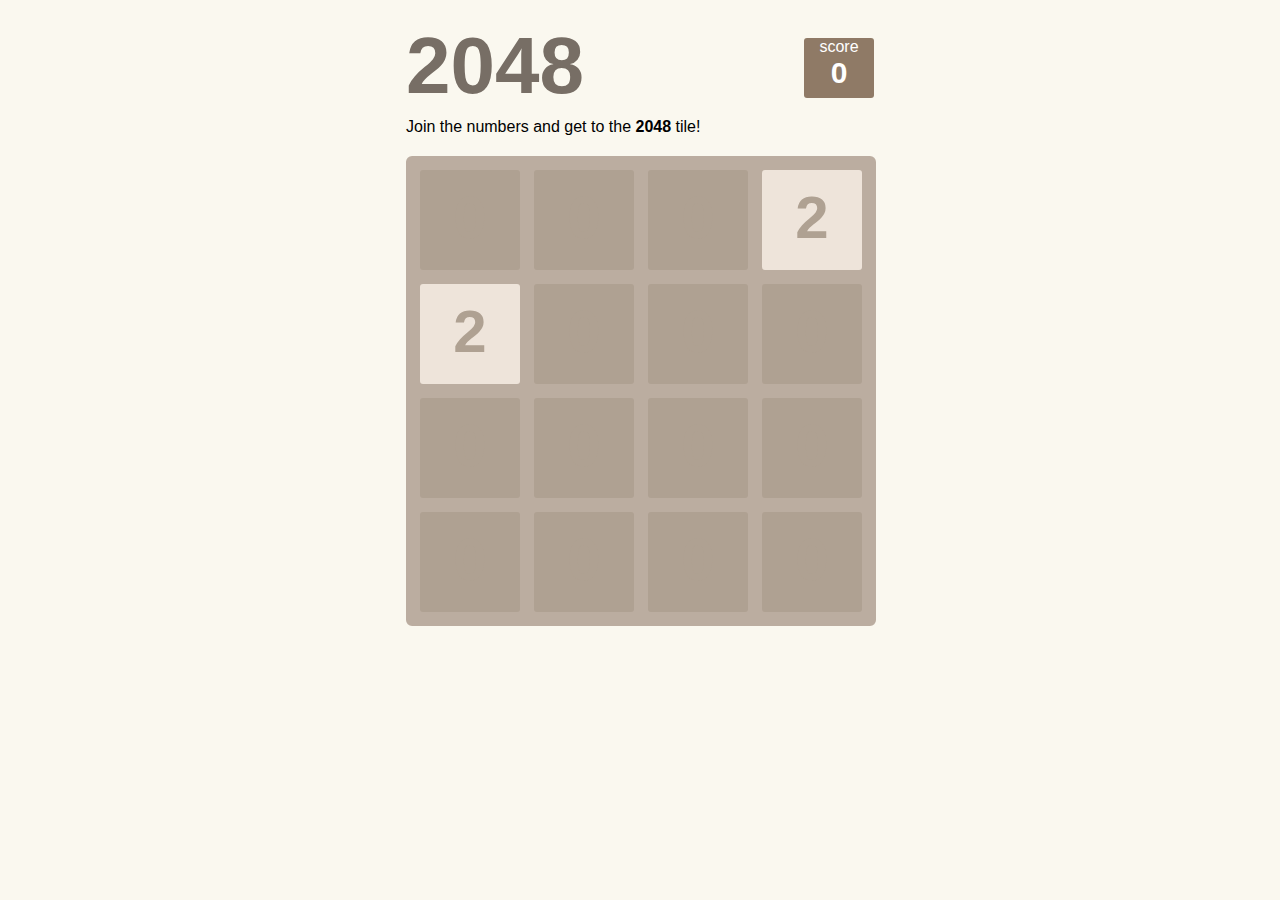
<file: game/2048/index.html>
<!DOCTYPE html>
<html lang="en">
<head>
    <meta charset="UTF-8">
    <title>2048</title>
    <link rel="stylesheet" href="style.css"/>
    <script src="app.js"></script>
</head>
<body>

<div class="container">
    <div class="info">
        <h1>2048</h1>
        <div class="score-container">
            <p class="score-title">score</p>
            <h2 id="score">0</h2>
        </div>
    </div>
    <p id="result">Join the numbers and get to the <b>2048</b> tile!</p>
    <div class="grid"></div>
</div>

</body>
</html>
</file>
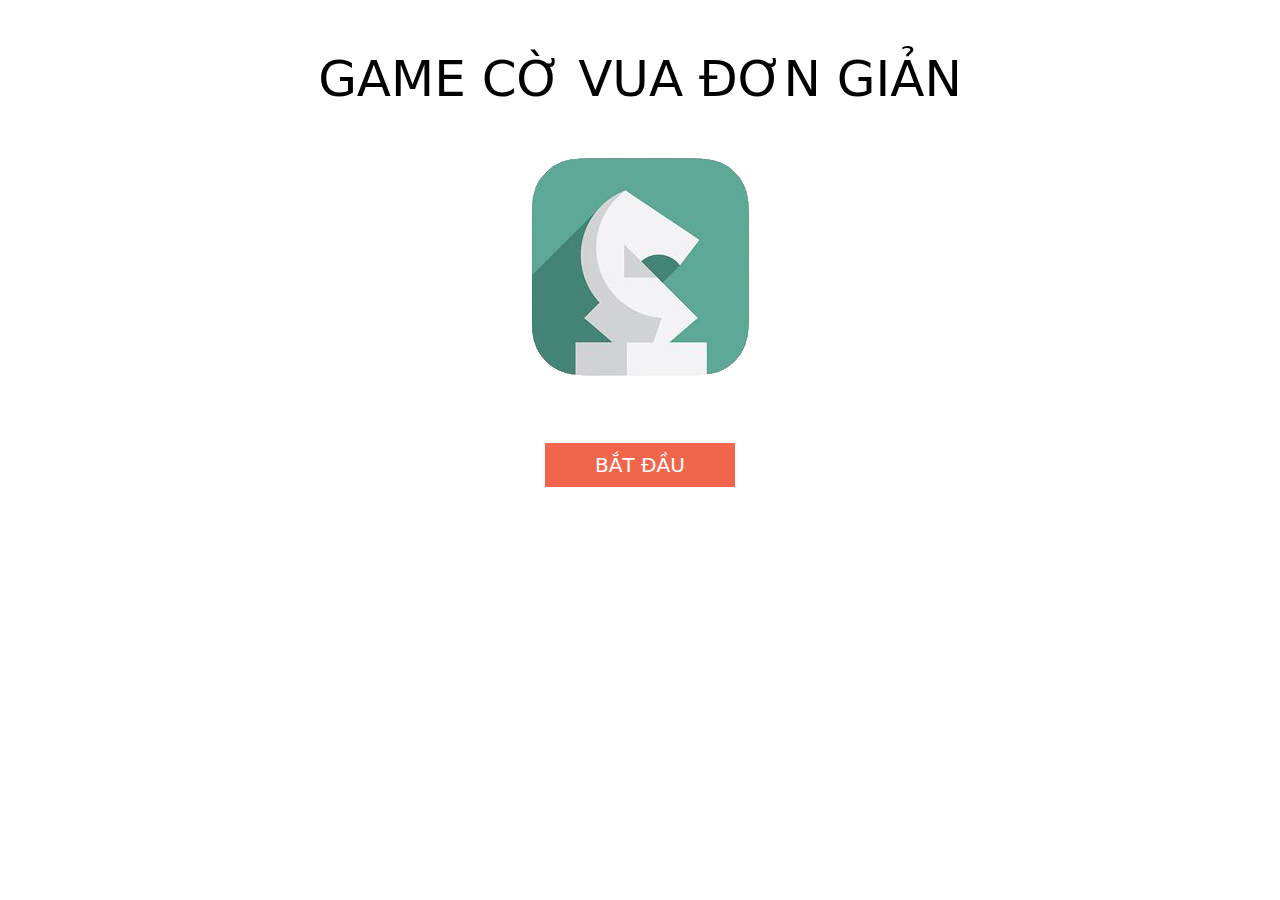
<file: game/cờ vua 2 người/index.html>
<!doctype html>
<html>
<head>
<meta http-equiv="Content-Type" content="text/html; charset=utf-8" />
<title>GAME CỜ VUA</title>
</head>
<style>
	p{
		text-align:center;
		font-family:Segoe, "Segoe UI", "DejaVu Sans", "Trebuchet MS", Verdana, sans-serif;
		font-weight:lighter;
		font-size:50px;
	}
	img{
		margin:auto;
	}

	div{
		text-align:center;
	}
	
	.btn{
		margin-top: 5%;
		background-color: #F1654C;
		border:none;
		padding-top: 10px;
		padding-bottom: 10px;
		padding-right: 50px;
		padding-left: 50px;
		font-family:Segoe, "Segoe UI", "DejaVu Sans", "Trebuchet MS", Verdana, sans-serif;
		font-weight:lighter;
		font-size:20px;
		color:#FFFFFF;
		text-align:center;
		display:inline-block;
	}
	
	.btn:hover{
		background-color: #16A085;
	}
	#Design{
		float:right;
		font-family:Segoe, "Segoe UI", "DejaVu Sans", "Trebuchet MS", Verdana, sans-serif;
		font-weight:lighter;
		font-size:30px;
		margin-top:4.5%;
		padding-right: 20px;
	}
	
</style>
<script>
	function Go(){
		window.location.href = "Run.html";
	}
</script>
<body>
    <div>
    	<p>GAME CỜ VUA ĐƠN GIẢN </p>
    	<img src="Icon/Icon_.png" width="217" height="218" alt=""/>
    <div>
    	<input class="btn" type="button" value="BẮT ĐẦU" onClick="Go()"/>
        <br>
    </div>
    </div>
</body>
</html>
</file>
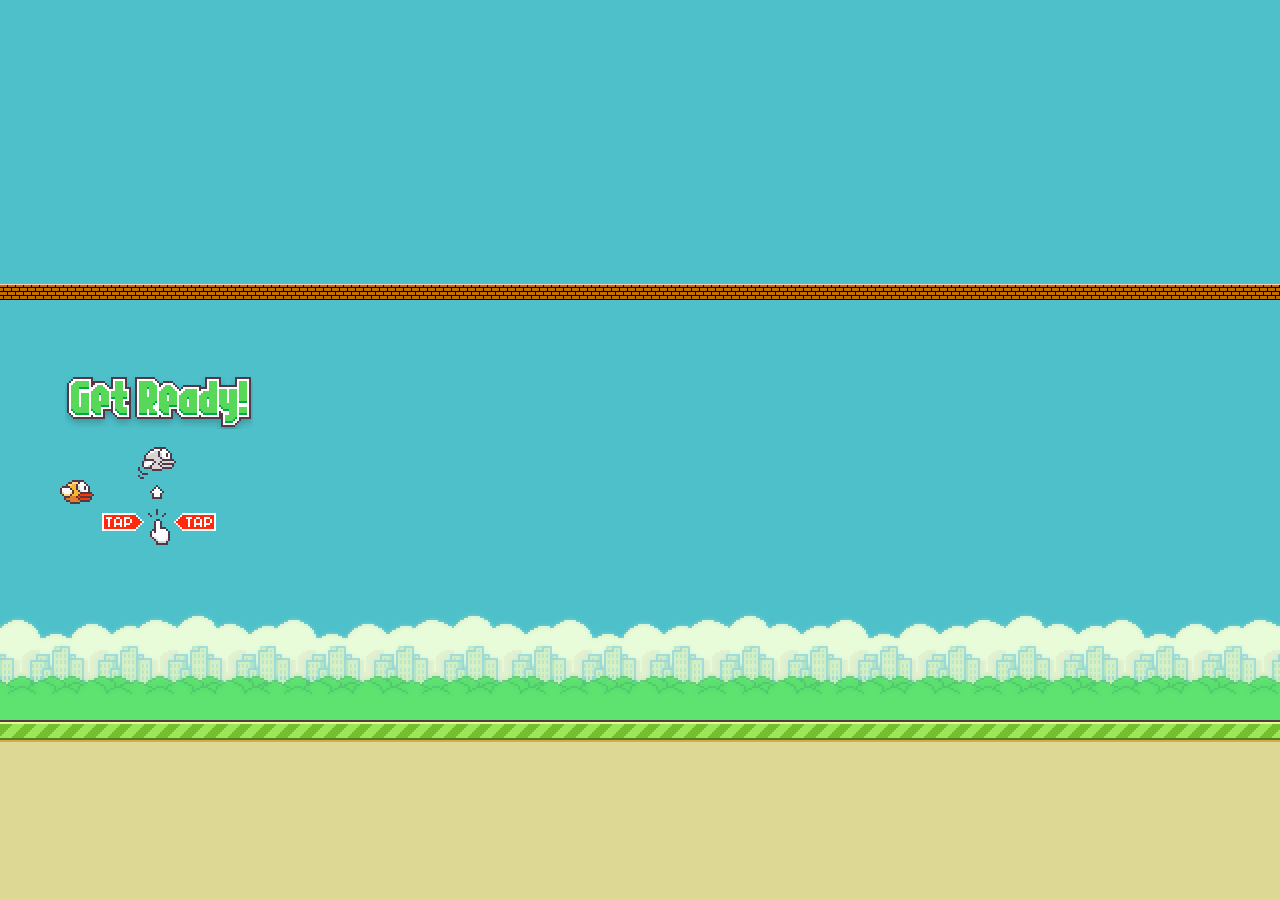
<file: game/flopy bird/index.html>
<!DOCTYPE html>
<html lang="en">
   <head>
      <title>Floppy Bird</title>
      <meta http-equiv="content-type" content="text/html; charset=utf-8" />
      <meta name="author" content="Nebez Briefkani" />
      <meta name="description" content="play floppy bird. a remake of popular game flappy bird built in html/css/js" />
      <meta name="keywords" content="flappybird,flappy,bird,floppybird,floppy,html,html5,css,css3,js,javascript,jquery,github,nebez,briefkani,nebezb,open,source,opensource" />
      <meta name="viewport" content="width=device-width, initial-scale=1.0, maximum-scale=1.0, user-scalable=0" />

      <!-- Open Graph tags -->
      <meta property="og:title" content="Floppy Bird" />
      <meta property="og:description" content="play floppy bird. a remake of popular game flappy bird built in html/css/js" />
      <meta property="og:type" content="website" />
      <meta property="og:image" content="https://nebezb.com/floppybird/assets/thumb.png" />
      <meta property="og:url" content="https://nebezb.com/floppybird/" />
      <meta property="og:site_name" content="Floppy Bird" />

      <!-- Style sheets -->
      <link href="css/reset.css" rel="stylesheet">
      <link href="css/main.css" rel="stylesheet">
   </head>
   <body>
      <div id="gamecontainer">
         <div id="gamescreen">
            <div id="sky" class="animated">
               <div id="flyarea">
                  <div id="ceiling" class="animated"></div>
                  <!-- This is the flying and pipe area container -->
                  <div id="player" class="bird animated"></div>

                  <div id="bigscore"></div>

                  <div id="splash"></div>

                  <div id="scoreboard">
                     <div id="medal"></div>
                     <div id="currentscore"></div>
                     <div id="highscore"></div>
                     <div id="replay"><img src="assets/replay.png" alt="replay"></div>
                  </div>

                  <!-- Pipes go here! -->
               </div>
            </div>
            <div id="land" class="animated"><div id="debug"></div></div>
         </div>
      </div>
      <div class="boundingbox" id="playerbox"></div>
      <div class="boundingbox" id="pipebox"></div>

      <script src="js/jquery.min.js"></script>
      <script src="js/jquery.transit.min.js"></script>
      <script src="js/buzz.min.js"></script>
      <script src="js/main.js"></script>

      <script>
      function inIframe() {
          try {
              return window.self !== window.top;
          } catch (e) {
              return true;
          }
      }
      if (!inIframe() && window.location.hostname == 'nebezb.com') {
         window.ga=window.ga||function(){(ga.q=ga.q||[]).push(arguments)};ga.l=+new Date;
         ga('create', 'UA-48047334-1', 'auto');
         ga('send', 'pageview');
      }
      </script>
      <script async src='https://www.google-analytics.com/analytics.js'></script>
   </body>
</html>
</file>
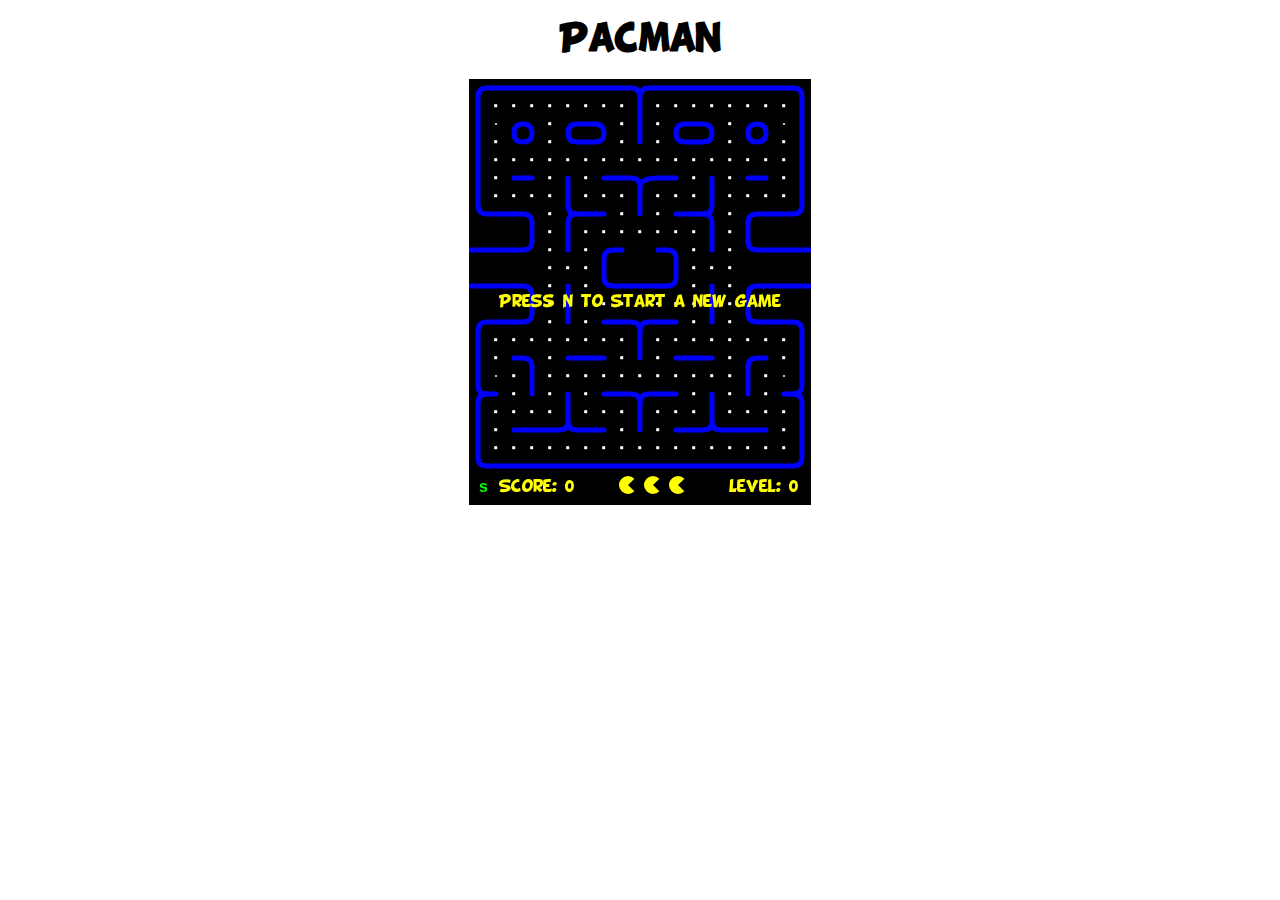
<file: game/pacman/index.html>
<!DOCTYPE html>
<html>
  <head>
    <meta charset="utf-8" />
    <title>HTML5 Pacman</title>
    
    <style type="text/css">
      @font-face {
	    font-family: 'BDCartoonShoutRegular';
        src: url('BD_Cartoon_Shout-webfont.ttf') format('truetype');
	    font-weight: normal;
	    font-style: normal;
      }
      #pacman {
        height:450px;
        width:342px;
        margin:20px auto;
      }
      #shim { 
        font-family: BDCartoonShoutRegular; 
        position:absolute;
        visibility:hidden
      }
      h1 { font-family: BDCartoonShoutRegular; text-align:center; }
      body { width:342px; margin:0px auto; font-family:sans-serif; }
      a { text-decoration:none; }
    </style>

</head>

<body>
  
  <div id="shim">shim for font face</div>

  <h1>Pacman</h1>
  <div id="pacman"></div>
  <script src="pacman.js"></script>
  <script src="modernizr-1.5.min.js"></script>

  <script>

    var el = document.getElementById("pacman");

    if (Modernizr.canvas && Modernizr.localstorage && 
        Modernizr.audio && (Modernizr.audio.ogg || Modernizr.audio.mp3)) {
      window.setTimeout(function () { PACMAN.init(el, "./"); }, 0);
    } else { 
      el.innerHTML = "Sorry, needs a decent browser<br /><small>" + 
        "(firefox 3.6+, Chrome 4+, Opera 10+ and Safari 4+)</small>";
    }
  </script>

</body>
</html>
</file>
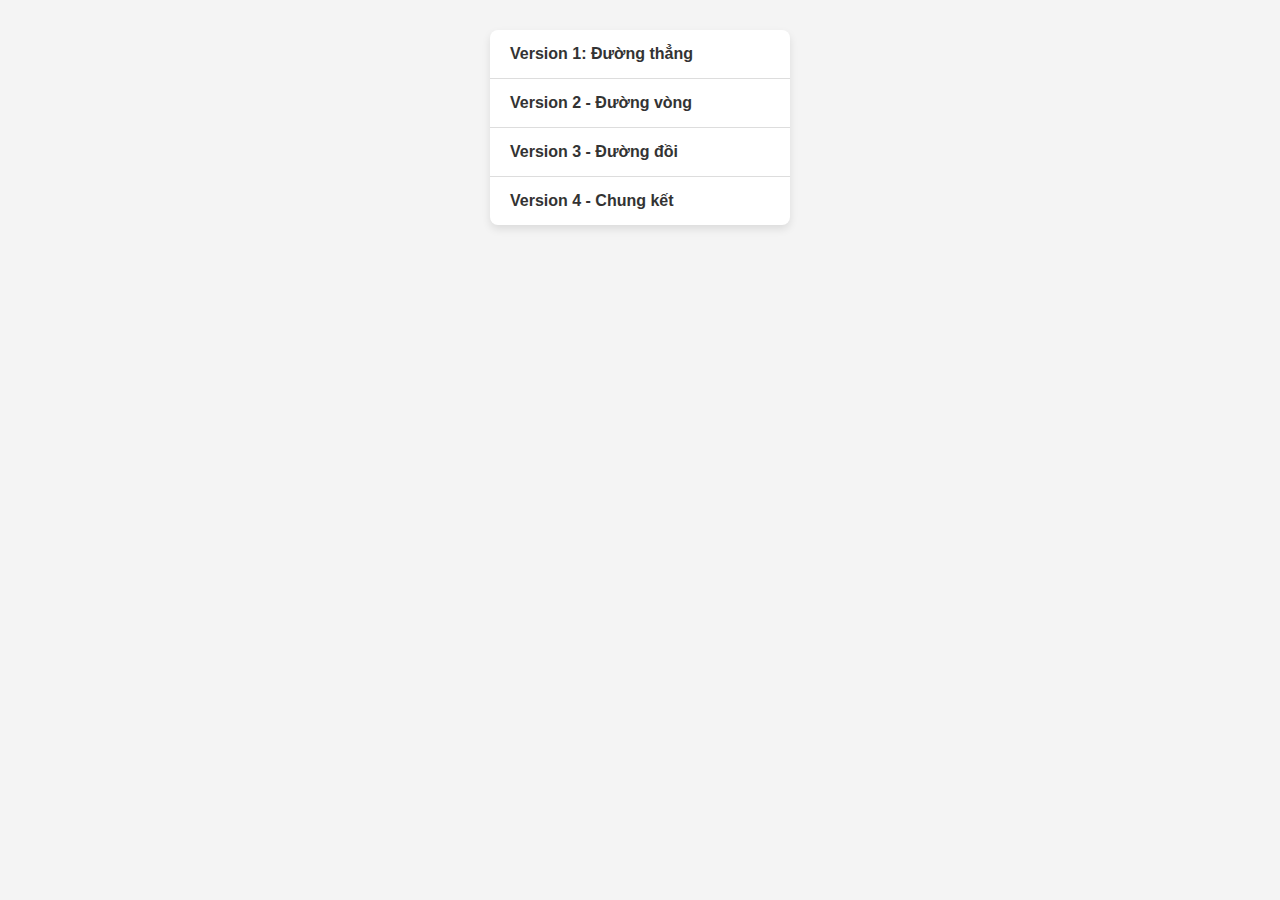
<file: game/đua xe/index.html>
<!DOCTYPE html> 
<html>
<head>
  <title>Javascript Racer</title>
  <meta http-equiv="Content-Type" content="text/html; charset=utf-8"/>
  <style>
    body {
      font-family: Arial, sans-serif;
      background: #f4f4f4;
      margin: 30px;
    }
    ul {
      list-style: none;
      padding: 0;
      max-width: 300px;
      margin: 0 auto;
      background: #fff;
      border-radius: 8px;
      box-shadow: 0 4px 8px rgba(0,0,0,0.1);
    }
    ul li {
      border-bottom: 1px solid #ddd;
    }
    ul li:last-child {
      border-bottom: none;
    }
    ul li a {
      display: block;
      padding: 15px 20px;
      color: #333;
      text-decoration: none;
      font-weight: 600;
      transition: background-color 0.3s, color 0.3s;
    }
    ul li a:hover {
      background-color: #007BFF;
      color: white;
    }
  </style>
</head> 

<body> 

  <ul>
    <li><a href='v1.straight.html'>Version 1: Đường thẳng</a></li>
    <li><a href='v2.curves.html'>Version 2 - Đường vòng</a></li>
    <li><a href='v3.hills.html'>Version 3 - Đường đồi</a></li>
    <li><a href='v4.final.html'>Version 4 - Chung kết</a></li>
  </ul>

</body> 
</html>
</file>
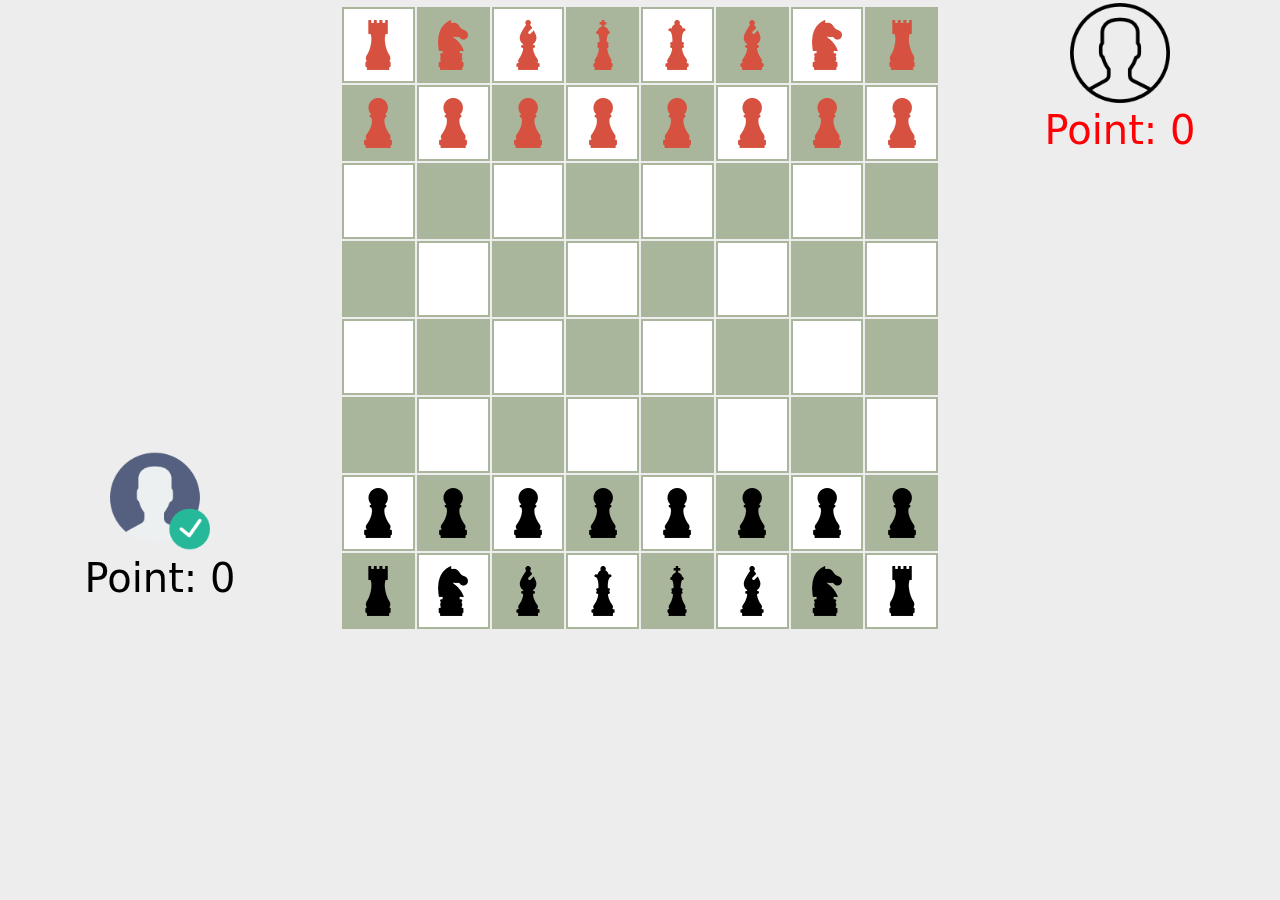
<file: game/cờ vua 2 người/Run.html>
<!DOCTYPE html PUBLIC "-//W3C//DTD XHTML 1.0 Transitional//EN" "http://www.w3.org/TR/xhtml1/DTD/xhtml1-transitional.dtd">
<html xmlns="http://www.w3.org/1999/xhtml">
<head>
<meta http-equiv="Content-Type" content="text/html; charset=utf-8" />
<title>GAME CỜ VUA</title>
</head>
<link rel="icon" href="Icon/icon.png"/>
<link rel="stylesheet" type="text/css" href="CSS/style.css"/>
<script type="text/javascript" src="JS/Sources.js"></script>
<script type="text/javascript" src="JS/KhoiTao.js"></script>
<script type="text/javascript" src="JS/Function.js"></script>
<script type="text/javascript" src="JS/XacDinhDuongDi/Tot.js"></script>
<script type="text/javascript" src="JS/XacDinhDuongDi/Vua.js"></script>
<script type="text/javascript" src="JS/XacDinhDuongDi/Xe.js"></script>
<script type="text/javascript" src="JS/XacDinhDuongDi/Tuong.js"></script>
<script type="text/javascript" src="JS/XacDinhDuongDi/Ma.js"></script>
<script type="text/javascript" src="JS/XacDinhDuongDi/Hau.js"></script>

<script>
	var isClick = false, isQuanDo = false;
	var Location = "00";
	var PointDo = 0, PointDen = 0;
	
	function KhoiTao(){
		VeBanCoTrangDen();
		DatCo();
		document.getElementById("PointCoDo").innerHTML = "Point: 0" ;
		document.getElementById("PointCoDen").innerHTML = "Point: 0";
		PointDo = 0;
		PointDen = 0;
		isClick = false;
		isQuanDo = false;
	}

	// Cờ đỏ đi trước
	function Click(id){
		var X = id.charAt(0);
		var Y = id.charAt(1);
		isClick = !isClick;
		if(isClick){
			if(isCoDo(X, Y) != isQuanDo){
			isClick = !isClick;
			return;
			}	
		}
		if(isClick){
			var Name = GetName(id);
			Name = Name.substring(0, Name.indexOf('_'));
			Location = id;
			
			// Kiểm tra này là quân cờ nào để xác định đường đi
			switch(Name){
				case 'Xe':
					Xe(id);
				break;
				
				case 'Ma':
					Ma(id);
				break;
				
				case 'Tuong':
					Tuong(id);
				break;
				
				case 'Hau':
					Hau(id);
				break;
				
				case 'Vua':
					Vua(id);
				break;
				
				case 'Tot':
					Tot(id);
				break;
				
				default:
				
					// Không click vào ổ chức quân cờ nào
					isClick = !isClick;
				break;
			}
		 }else{
			 var Name = GetName(id);
			 Name = Name.substring(0, Name.indexOf('_'));
			 
			 if(DiChuyen(Location, id)){
				 if(isQuanDo){
					 PointDo += GetDiem(Name);
					 if(isChieuVua(Name) || PointDo == 880){
					 	alert("QUÂN ĐỎ ĐÃ CHIẾN THẮNG");
						KhoiTao();
					 }
					 document.getElementById("PointCoDo").innerHTML = "Point: " + PointDo;
				 }else{
					 PointDen += GetDiem(Name);
					 if(isChieuVua(Name) || PointDen == 880){
					 	alert("QUÂN ĐEN ĐÃ CHIẾN THẮNG");
						KhoiTao();
					 }
					 document.getElementById("PointCoDen").innerHTML = "Point: " + PointDen;
				 }
				isQuanDo = !isQuanDo; 
				LuotDi();
			 }
			 VeBanCoTrangDen();
		 }
	}
</script>

<body onload="KhoiTao()">

<div id="divMain">
	<div id="divNguoiChoiCoDen">
      <table id="tblNguoiCoDen">
        <tr>
          <td><img id="iCoDen" src="User/User_Enb.png"  alt=""/></td>
         </tr>
         <tr>
          <td id="PointCoDen">Point: 0</td>
        </tr>
    	</table>
    </div>

	<div id="divBanCo">
        <table id="BanCo">
            <tr>
                <td id="11" onclick="Click(this.id)"><img id="i11"/></td>
                <td id="12" onclick="Click(this.id)"><img id="i12"/></td>
                <td id="13" onclick="Click(this.id)"><img id="i13"/></td>
                <td id="14" onclick="Click(this.id)"><img id="i14"/></td>
                <td id="15" onclick="Click(this.id)"><img id="i15"/></td>
                <td id="16" onclick="Click(this.id)"><img id="i16"/></td>
                <td id="17" onclick="Click(this.id)"><img id="i17"/></td>
                <td id="18" onclick="Click(this.id)"><img id="i18"/></td>
              </tr>
              <tr>
                <td id="21" onclick="Click(this.id)"><img id="i21"/></td>
                <td id="22" onclick="Click(this.id)"><img id="i22"/></td>
                <td id="23" onclick="Click(this.id)"><img id="i23"/></td>
                <td id="24" onclick="Click(this.id)"><img id="i24"/></td>
                <td id="25" onclick="Click(this.id)"><img id="i25"/></td>
                <td id="26" onclick="Click(this.id)"><img id="i26"/></td>
                <td id="27" onclick="Click(this.id)"><img id="i27"/></td>
                <td id="28" onclick="Click(this.id)"><img id="i28"/></td>
              </tr>
              <tr>
                <td id="31" onclick="Click(this.id)"><img id="i31"/></td>
                <td id="32" onclick="Click(this.id)"><img id="i32"/></td>
                <td id="33" onclick="Click(this.id)"><img id="i33"/></td>
                <td id="34" onclick="Click(this.id)"><img id="i34"/></td>
                <td id="35" onclick="Click(this.id)"><img id="i35"/></td>
                <td id="36" onclick="Click(this.id)"><img id="i36"/></td>
                <td id="37" onclick="Click(this.id)"><img id="i37"/></td>
                <td id="38" onclick="Click(this.id)"><img id="i38"/></td>
              </tr>
              <tr>
                <td id="41" onclick="Click(this.id)"><img id="i41"/></td>
                <td id="42" onclick="Click(this.id)"><img id="i42"/></td>
                <td id="43" onclick="Click(this.id)"><img id="i43"/></td>
                <td id="44" onclick="Click(this.id)"><img id="i44"/></td>
                <td id="45" onclick="Click(this.id)"><img id="i45"/></td>
                <td id="46" onclick="Click(this.id)"><img id="i46"/></td>
                <td id="47" onclick="Click(this.id)"><img id="i47"/></td>
                <td id="48" onclick="Click(this.id)"><img id="i48"/></td>
              </tr>
              <tr>
                <td id="51" onclick="Click(this.id)"><img id="i51"/></td>
                <td id="52" onclick="Click(this.id)"><img id="i52"/></td>
                <td id="53" onclick="Click(this.id)"><img id="i53"/></td>
                <td id="54" onclick="Click(this.id)"><img id="i54"/></td>
                <td id="55" onclick="Click(this.id)"><img id="i55"/></td>
                <td id="56" onclick="Click(this.id)"><img id="i56"/></td>
                <td id="57" onclick="Click(this.id)"><img id="i57"/></td>
                <td id="58" onclick="Click(this.id)"><img id="i58"/></td>
              </tr>
              <tr>
                <td id="61" onclick="Click(this.id)"><img id="i61"/></td>
                <td id="62" onclick="Click(this.id)"><img id="i62"/></td>
                <td id="63" onclick="Click(this.id)"><img id="i63"/></td>
                <td id="64" onclick="Click(this.id)"><img id="i64"/></td>
                <td id="65" onclick="Click(this.id)"><img id="i65"/></td>
                <td id="66" onclick="Click(this.id)"><img id="i66"/></td>
                <td id="67" onclick="Click(this.id)"><img id="i67"/></td>
                <td id="68" onclick="Click(this.id)"><img id="i68"/></td>
              </tr>
              <tr>
                <td id="71" onclick="Click(this.id)"><img id="i71"/></td>
                <td id="72" onclick="Click(this.id)"><img id="i72"/></td>
                <td id="73" onclick="Click(this.id)"><img id="i73"/></td>
                <td id="74" onclick="Click(this.id)"><img id="i74"/></td>
                <td id="75" onclick="Click(this.id)"><img id="i75"/></td>
                <td id="76" onclick="Click(this.id)"><img id="i76"/></td>
                <td id="77" onclick="Click(this.id)"><img id="i77"/></td>
                <td id="78" onclick="Click(this.id)"><img id="i78"/></td>
              </tr>
              <tr>
                <td id="81" onclick="Click(this.id)"><img id="i81"/></td>
                <td id="82" onclick="Click(this.id)"><img id="i82"/></td>
                <td id="83" onclick="Click(this.id)"><img id="i83"/></td>
                <td id="84" onclick="Click(this.id)"><img id="i84"/></td>
                <td id="85" onclick="Click(this.id)"><img id="i85"/></td>
                <td id="86" onclick="Click(this.id)"><img id="i86"/></td>
                <td id="87" onclick="Click(this.id)"><img id="i87"/></td>
                <td id="88" onclick="Click(this.id)"><img id="i88"/></td>
              </tr>
        </table>
    </div>
		
    <div id="divNguoiChoiCoDo">
      <table id="tblNguoiChoiCoDo">
        <tr>
          <td><img id="iCoDo" src="User/User_Dis.png"/></td>
        </tr>
        <tr>
          <td id="PointCoDo">Point: 0</td>
        </tr>
    	</table>
    </div>
</div> 

</body>
</html>
</file>
<file: game/2048/style.css>
body {
    background-color: #faf8ef;
    display: flex;
    justify-content: center;
    font-family: "Clear Sans", Helvetica, serif;
}

h1 {
    font-size: 80px;
    line-height: 0.7;
    color: #776E65;
    margin: 0;
}

p, h2 {
    margin: 0;
}

.container {
    width: 468px;
    margin-top: 30px;
}

.info {
    display: flex;
    justify-content: space-between;
    margin-bottom: 20px;
}

.grid {
    display: flex;
    flex-wrap: wrap;
    width: 456px;
    height: 456px;
    background-color: #BBADA0;
    border: 7px solid #BBADA0;
    border-radius: 6px;
    margin-top: 20px;
}

.grid div {
    width: 100px;
    height: 100px;
    margin: 7px;
    border-radius: 3px;
    background-color: #EEE4DA;
    color: #AFA192;
    font-weight: bold;
    text-align: center;
    font-size: 60px;
    line-height: 1.6;
}

.score-container {
    text-align: center;
    width: 70px;
    height: 60px;
    border-radius: 3px;
    background-color: #8f7a66;
    color: #FFF;
}

#score {
    font-size: 30px;
}

.score-title {
    font-size: 16px;
}
</file>
<file: game/flopy bird/css/main.css>
@-webkit-keyframes animLand {
   0% { background-position: 0px 0px; }
   100% { background-position: -335px 0px; }
}
@-moz-keyframes animLand {
   0% { background-position: 0px 0px; }
   100% { background-position: -335px 0px; }
}
@-o-keyframes animLand {
   0% { background-position: 0px 0px; }
   100% { background-position: -335px 0px; }
}
@keyframes animLand {
   0% { background-position: 0px 0px; }
   100% { background-position: -335px 0px; }
}

@-webkit-keyframes animSky {
   0% { background-position: 0px 100%; }
   100% { background-position: -275px 100%; }
}
@-moz-keyframes animSky {
   0% { background-position: 0px 100%; }
   100% { background-position: -275px 100%; }
}
@-o-keyframes animSky {
   0% { background-position: 0px 100%; }
   100% { background-position: -275px 100%; }
}
@keyframes animSky {
   0% { background-position: 0px 100%; }
   100% { background-position: -275px 100%; }
}

@-webkit-keyframes animBird {
   from { background-position: 0px 0px; }
   to { background-position: 0px -96px; }
}
@-moz-keyframes animBird {
   from { background-position: 0px 0px; }
   to { background-position: 0px -96px; }
}
@-o-keyframes animBird {
   from { background-position: 0px 0px; }
   to { background-position: 0px -96px; }
}
@keyframes animBird {
   from { background-position: 0px 0px; }
   to { background-position: 0px -96px; }
}

@-webkit-keyframes animPipe {
   0% { left: 900px; }
   100% { left: -100px; }
}
@-moz-keyframes animPipe {
   0% { left: 900px; }
   100% { left: -100px; }
}
@-o-keyframes animPipe {
   0% { left: 900px; }
   100% { left: -100px; }
}
@keyframes animPipe {
   0% { left: 900px; }
   100% { left: -100px; }
}

@-webkit-keyframes animCeiling {
   0% { background-position: 0px 0px; }
   100% { background-position: -63px 0px; }
}
@-moz-keyframes animCeiling {
   0% { background-position: 0px 0px; }
   100% { background-position: -63px 0px; }
}
@-o-keyframes animCeiling {
   0% { background-position: 0px 0px; }
   100% { background-position: -63px 0px; }
}
@keyframes animCeiling {
   0% { background-position: 0px 0px; }
   100% { background-position: -63px 0px; }
}


*,
*:before,
*:after
{
   /* border box */
   -moz-box-sizing: border-box;
   -webkit-box-sizing: border-box;
   box-sizing: border-box;
   /* gpu acceleration */
   -webkit-transition: translate3d(0,0,0);
   /* select disable */
   -webkit-touch-callout: none;
   -webkit-user-select: none;
   -khtml-user-select: none;
   -moz-user-select: none;
   -ms-user-select: none;
   user-select: none;
}

html,
body
{
   height: 100%;
   overflow: hidden;
   font-family: monospace;
   font-size: 12px;
   color: #fff;
}

#gamecontainer
{
   position: relative;
   width: 100%;
   height: 100%;
   min-height: 525px;
}

/*
Screen - Game
*/
#gamescreen
{
   position: absolute;
   width: 100%;
   height: 100%;
}

#sky
{
   position: absolute;
   top: 0;
   width: 100%;
   height: 80%;
   background-image: url('../assets/sky.png');
   background-repeat: repeat-x;
   background-position: 0px 100%;
   background-color: #4ec0ca;

   -webkit-animation: animSky 7s linear infinite;
   animation: animSky 7s linear infinite;
}

#flyarea
{
   position: absolute;
   bottom: 0;
   height: 420px;
   width: 100%;
}

#ceiling
{
   position: absolute;
   top: -16px;
   height: 16px;
   width: 100%;
   background-image: url('../assets/ceiling.png');
   background-repeat: repeat-x;

   -webkit-animation: animCeiling 481ms linear infinite;
   animation: animCeiling 481ms linear infinite;
}

#land
{
   position: absolute;
   bottom: 0;
   width: 100%;
   height: 20%;
   background-image: url('../assets/land.png');
   background-repeat: repeat-x;
   background-position: 0px 0px;
   background-color: #ded895;

   -webkit-animation: animLand 2516ms linear infinite;
   animation: animLand 2516ms linear infinite;
}

#bigscore
{
   position: absolute;
   top: 20px;
   left: 150px;
   z-index: 100;
}

#bigscore img
{
   display: inline-block;
   padding: 1px;
}

#splash
{
   position: absolute;
   opacity: 0;
   top: 75px;
   left: 65px;
   width: 188px;
   height: 170px;
   background-image: url('../assets/splash.png');
   background-repeat: no-repeat;
}

#scoreboard
{
   position: absolute;
   display: none;
   opacity: 0;
   top: 64px;
   left: 43px;
   width: 236px;
   height: 280px;
   background-image: url('../assets/scoreboard.png');
   background-repeat: no-repeat;

   z-index: 1000;
}

#medal
{
   position: absolute;
   opacity: 0;
   top: 114px;
   left: 32px;
   width: 44px;
   height: 44px;
}

#currentscore
{
   position: absolute;
   top: 105px;
   left: 107px;
   width: 104px;
   height: 14px;
   text-align: right;
}

#currentscore img
{
   padding-left: 2px;
}

#highscore
{
   position: absolute;
   top: 147px;
   left: 107px;
   width: 104px;
   height: 14px;
   text-align: right;
}

#highscore img
{
   padding-left: 2px;
}

#replay
{
   position: absolute;
   opacity: 0;
   top: 205px;
   left: 61px;
   height: 115px;
   width: 70px;
   cursor: pointer;
}

.boundingbox
{
   position: absolute;
   display: none;
   top: 0;
   left: 0;
   width: 0;
   height: 0;
   border: 1px solid red;
}

#player
{
   left: 60px;
   top: 200px;
}

.bird
{
   position: absolute;
   width: 34px;
   height: 24px;
   background-image: url('../assets/bird.png');

   -webkit-animation: animBird 300ms steps(4) infinite;
   animation: animBird 300ms steps(4) infinite;
}

.pipe
{
   position: absolute;
   left: -100px;
   width: 52px;
   height: 100%;
   z-index: 10;

   -webkit-animation: animPipe 7500ms linear;
   animation: animPipe 7500ms linear;
}

.pipe_upper
{
   position: absolute;
   top: 0;
   width: 52px;
   background-image: url('../assets/pipe.png');
   background-repeat: repeat-y;
   background-position: center;
}

.pipe_upper:after
{
   content: "";
   position: absolute;
   bottom: 0;
   width: 52px;
   height: 26px;
   background-image: url('../assets/pipe-down.png');
}

.pipe_lower
{
   position: absolute;
   bottom: 0;
   width: 52px;
   background-image: url('../assets/pipe.png');
   background-repeat: repeat-y;
   background-position: center;
}

.pipe_lower:after
{
   content: "";
   position: absolute;
   top: 0;
   width: 52px;
   height: 26px;
   background-image: url('../assets/pipe-up.png');
}

#footer
{
   position: absolute;
   bottom: 3px;
   left: 3px;
}

#footer a,
#footer a:link,
#footer a:visited,
#footer a:hover,
#footer a:active
{
   display: block;
   padding: 2px;
   text-decoration: none;
   color: #fff;
}
</file>
<file: game/cờ vua 2 người/CSS/style.css>
body{
	margin:0px;
	padding: 0px;
	background-color:#EDEDEE;
}
/*CSS Div Main*/
#divMain{
  position: fixed;
  top: 0;
  left: 0;
  bottom: 0;
  right: 0;
}
/*CSS Div ThongTin*/
#divNguoiChoiCoDen{
	float:left;
	width: 25%;
	height:100%;
}
#tblNguoiCoDen {
 	width : 100%;
	margin-left: auto;
	margin-right: auto;
	margin-top: 140%;
}

#iCoDo, #iCoDen {
	height: 100px;
	width: 100px;
}

#tblNguoiChoiCoDo{
   	width : 100%;
	margin-left: auto;
	margin-right: auto;
}

#tblNguoiCoDen td, #tblNguoiChoiCoDo td{
	margin:auto;
	text-align:center;
	font-family:Segoe, "Segoe UI", "DejaVu Sans", "Trebuchet MS", Verdana, sans-serif;
	font-weight:lighter;
	font-size:40px;
	min-height: 100%;
}

/*CSS Div Ban co*/
#divBanCo{
	padding-top: 5px;
	float:left;
	width: 50%;
	height: 100%;
}
/*CSS Div ChoiLai*/
#divNguoiChoiCoDo{
	float: left;
	width: 25%;
	height:100%;
}
#PointCoDen {
	
}

#PointCoDo {
	color:#FF0004;
}


/*<!--CSS Table ban co-->*/
#BanCo{
	margin:auto;
	height: 600px;
	width: 600px;
}

#BanCo td {
	height: 70px;
	width: 70px;
	border-style:solid;
	border-color: #AAB69B;
	border-collapse:collapse;
	border-width: 2px;
}

#BanCo td:hover {
  border-width: 2px;
  border-collapse: collapse;
  border-style: solid;
  border-color: #1BA39C;
}

img{
	display: block;
    margin: 0 auto;
}
</file>
